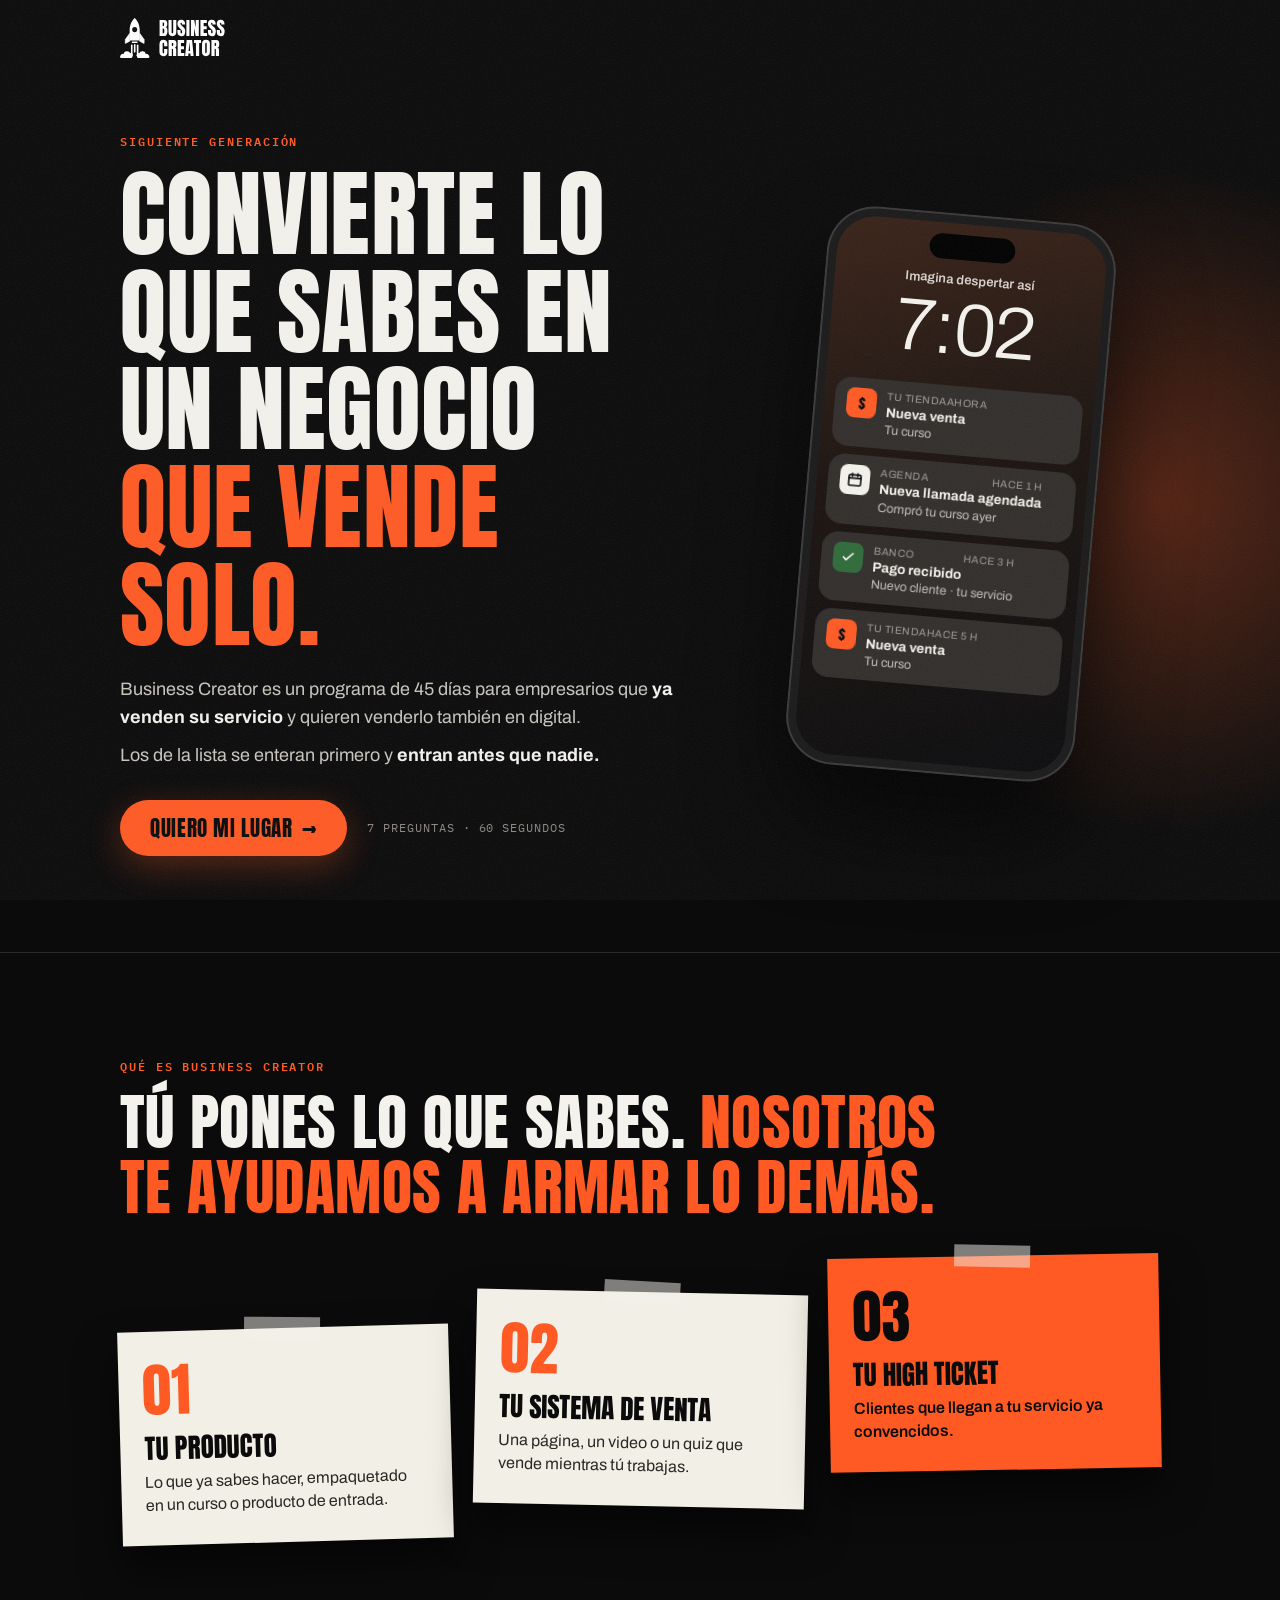
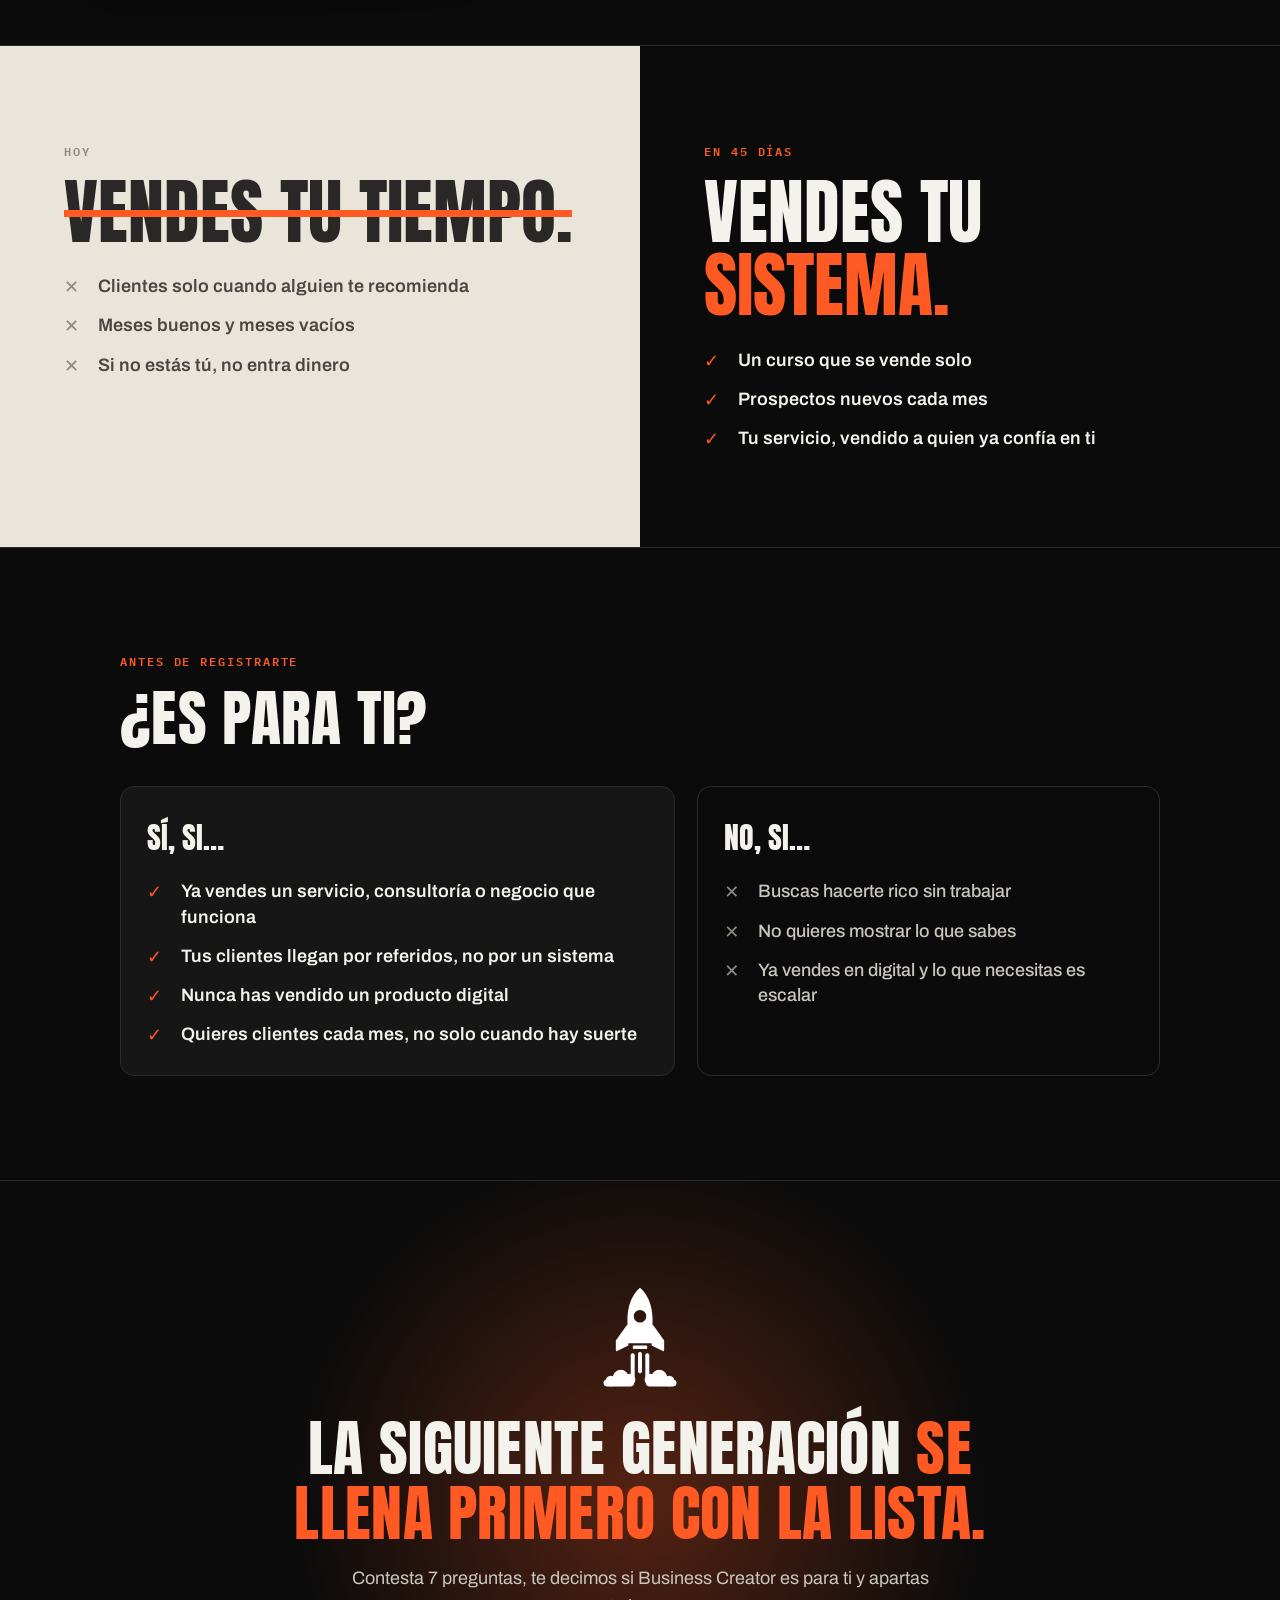
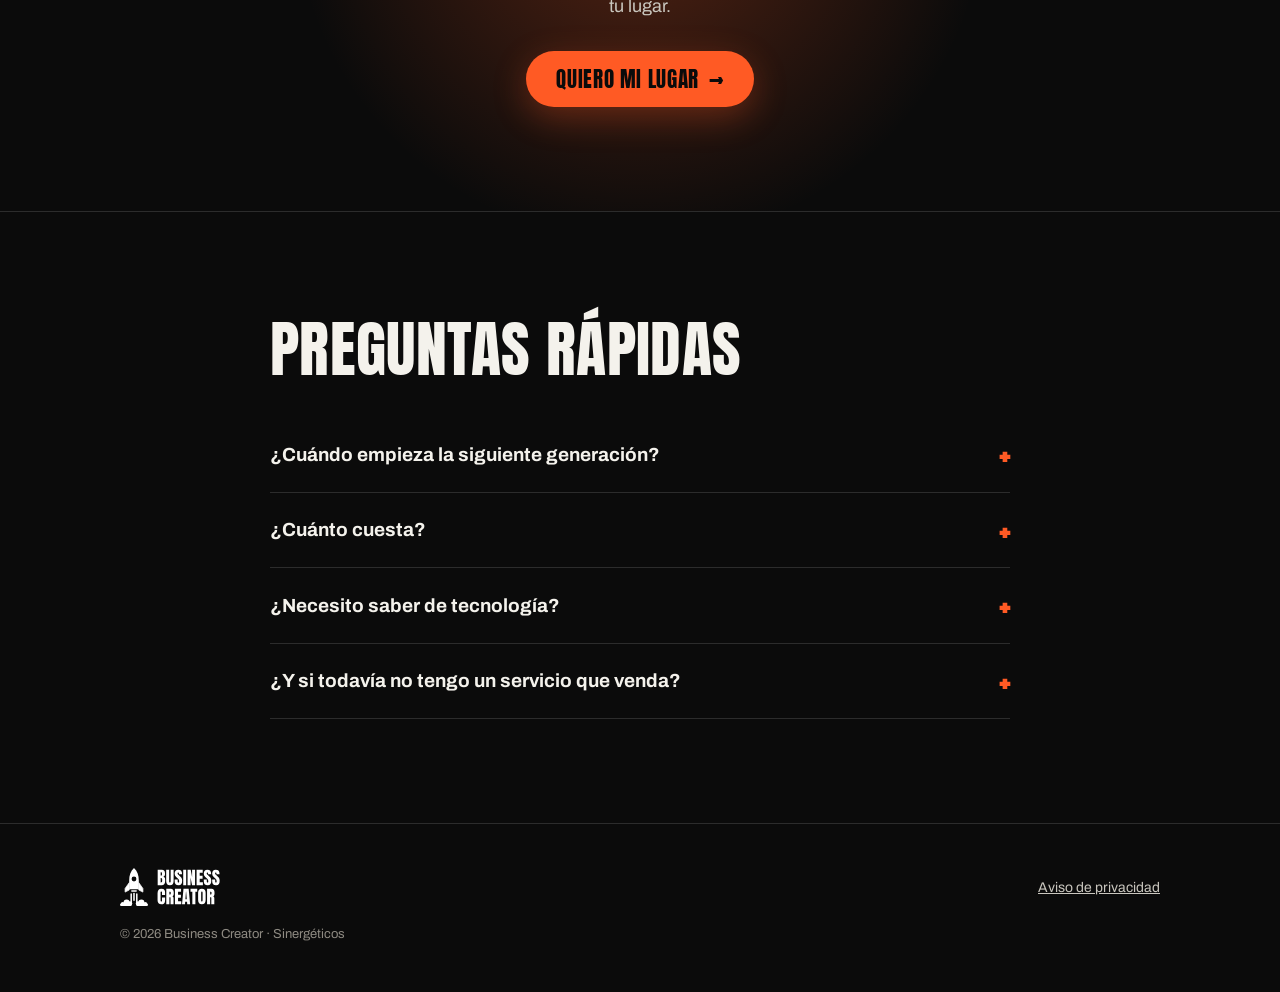
<file: index.html>
<!doctype html>
<html lang="es">
<head>
  <meta charset="utf-8">
  <meta name="viewport" content="width=device-width, initial-scale=1, viewport-fit=cover">
  <title>Business Creator · Siguiente generación</title>
  <meta name="description" content="Programa de 45 días para empresarios que ya venden su servicio y quieren vender también en digital. Entra a la lista de la siguiente generación.">
  <meta name="theme-color" content="#0B0B0B">

  <meta property="og:type" content="website">
  <meta property="og:url" content="https://businesscreator.net/">
  <meta property="og:title" content="Business Creator · Convierte lo que sabes en un negocio que vende solo">
  <meta property="og:description" content="Siguiente generación. Los de la lista se enteran primero y entran antes que nadie.">
  <meta property="og:image" content="https://businesscreator.net/assets/img/og.png">
  <meta name="twitter:card" content="summary_large_image">

  <link rel="icon" type="image/png" href="assets/img/favicon-64.png">
  <link rel="apple-touch-icon" href="assets/img/apple-touch-icon.png">

  <link rel="preconnect" href="https://fonts.googleapis.com">
  <link rel="preconnect" href="https://fonts.gstatic.com" crossorigin>
  <link rel="stylesheet" href="https://fonts.googleapis.com/css2?family=Anton&family=Archivo:wght@400;500;600;700;800&family=IBM+Plex+Mono:wght@500;600&display=swap">
  <link rel="stylesheet" href="assets/css/styles.css">
</head>
<body>

<a class="skip" href="#contenido">Saltar al contenido</a>

<header class="top">
  <div class="wrap top-in">
    <a href="#" class="top-logo" aria-label="Business Creator, inicio"><img src="assets/img/logo-principal-blanco.svg" alt="Business Creator"></a>
  </div>
</header>

<main id="contenido">

  <!-- ============ HERO ============ -->
  <section class="hero">
    <div class="glow glow-hero" aria-hidden="true"></div>
    <div class="wrap hero-in">
      <div class="hero-copy">
        <p class="eyebrow">Siguiente generación</p>
        <h1 class="h-hero">Convierte lo que sabes en un negocio <span class="acc">que vende solo.</span></h1>
        <p class="lead">Business Creator es un programa de 45 días para empresarios que <b>ya venden su servicio</b> y quieren venderlo también en digital.</p>
        <p class="lead lead-2">Los de la lista se enteran primero y <b>entran antes que nadie.</b></p>
        <div class="cta-row">
          <button type="button" class="btn btn-acc" data-abrir-quiz>Quiero mi lugar <span aria-hidden="true">→</span></button>
          <span class="cta-note">7 preguntas · 60 segundos</span>
        </div>
      </div>

      <div class="hero-visual" aria-hidden="true">
        <div class="phone">
          <div class="phone-screen">
            <div class="phone-notch"></div>
            <div class="phone-date">Imagina despertar así</div>
            <div class="phone-time">7:02</div>
            <ul class="notifs">
              <li class="notif"><span class="ico ico-acc">$</span><span class="n-body"><span class="n-head"><span>Tu tienda</span><span>ahora</span></span><b>Nueva venta</b><span>Tu curso</span></span></li>
              <li class="notif"><span class="ico ico-light"><svg width="16" height="16" viewBox="0 0 24 24" fill="none" stroke="#0B0B0B" stroke-width="2.4" stroke-linecap="round"><rect x="3" y="5" width="18" height="16" rx="2"/><path d="M3 10h18M8 3v4M16 3v4"/></svg></span><span class="n-body"><span class="n-head"><span>Agenda</span><span>hace 1 h</span></span><b>Nueva llamada agendada</b><span>Compró tu curso ayer</span></span></li>
              <li class="notif"><span class="ico ico-ok"><svg width="16" height="16" viewBox="0 0 24 24" fill="none" stroke="#F4F2EC" stroke-width="2.6" stroke-linecap="round" stroke-linejoin="round"><path d="M5 12l4 4 10-10"/></svg></span><span class="n-body"><span class="n-head"><span>Banco</span><span>hace 3 h</span></span><b>Pago recibido</b><span>Nuevo cliente · tu servicio</span></span></li>
              <li class="notif"><span class="ico ico-acc">$</span><span class="n-body"><span class="n-head"><span>Tu tienda</span><span>hace 5 h</span></span><b>Nueva venta</b><span>Tu curso</span></span></li>
            </ul>
          </div>
        </div>
      </div>
    </div>
  </section>

  <!-- ============ CÓMO FUNCIONA ============ -->
  <section class="sec" id="como">
    <div class="wrap">
      <p class="eyebrow">Qué es Business Creator</p>
      <h2 class="h-sec">Tú pones lo que sabes. <span class="acc">Nosotros te ayudamos a armar lo demás.</span></h2>
      <ol class="tarjetas">
        <li class="tarjeta">
          <span class="t-num">01</span>
          <h3>Tu producto</h3>
          <p>Lo que ya sabes hacer, empaquetado en un curso o producto de entrada.</p>
        </li>
        <li class="tarjeta">
          <span class="t-num">02</span>
          <h3>Tu sistema de venta</h3>
          <p>Una página, un video o un quiz que vende mientras tú trabajas.</p>
        </li>
        <li class="tarjeta tarjeta-acc">
          <span class="t-num">03</span>
          <h3>Tu high ticket</h3>
          <p>Clientes que llegan a tu servicio ya convencidos.</p>
        </li>
      </ol>
    </div>
  </section>

  <!-- ============ ANTES / DESPUÉS ============ -->
  <section class="sec sec-split">
    <div class="wrap split">
      <div class="lado lado-antes">
        <p class="eyebrow eyebrow-dim">Hoy</p>
        <h2 class="h-split"><span class="tachado">Vendes tu tiempo.</span></h2>
        <ul class="lista lista-x">
          <li>Clientes solo cuando alguien te recomienda</li>
          <li>Meses buenos y meses vacíos</li>
          <li>Si no estás tú, no entra dinero</li>
        </ul>
      </div>
      <div class="lado lado-despues">
        <p class="eyebrow">En 45 días</p>
        <h2 class="h-split">Vendes tu <span class="acc">sistema.</span></h2>
        <ul class="lista lista-ok">
          <li>Un curso que se vende solo</li>
          <li>Prospectos nuevos cada mes</li>
          <li>Tu servicio, vendido a quien ya confía en ti</li>
        </ul>
      </div>
    </div>
  </section>

  <!-- ============ ES PARA TI ============ -->
  <section class="sec">
    <div class="wrap">
      <p class="eyebrow">Antes de registrarte</p>
      <h2 class="h-sec">¿Es para ti?</h2>
      <div class="filtro">
        <div class="filtro-col">
          <h3 class="filtro-t">Sí, si…</h3>
          <ul class="lista lista-ok">
            <li>Ya vendes un servicio, consultoría o negocio que funciona</li>
            <li>Tus clientes llegan por referidos, no por un sistema</li>
            <li>Nunca has vendido un producto digital</li>
            <li>Quieres clientes cada mes, no solo cuando hay suerte</li>
          </ul>
        </div>
        <div class="filtro-col filtro-no">
          <h3 class="filtro-t">No, si…</h3>
          <ul class="lista lista-x">
            <li>Buscas hacerte rico sin trabajar</li>
            <li>No quieres mostrar lo que sabes</li>
            <li>Ya vendes en digital y lo que necesitas es escalar</li>
          </ul>
        </div>
      </div>
    </div>
  </section>

  <!-- ============ CTA FINAL ============ -->
  <section class="sec cta-final">
    <div class="glow glow-final" aria-hidden="true"></div>
    <div class="wrap cta-final-in">
      <img src="assets/img/simbolo-blanco.svg" alt="" class="cohete" width="120" height="120">
      <h2 class="h-sec">La siguiente generación <span class="acc">se llena primero con la lista.</span></h2>
      <p class="lead">Contesta 7 preguntas, te decimos si Business Creator es para ti y apartas tu lugar.</p>
      <button type="button" class="btn btn-acc" data-abrir-quiz>Quiero mi lugar <span aria-hidden="true">→</span></button>
    </div>
  </section>

  <!-- ============ FAQ ============ -->
  <section class="sec">
    <div class="wrap faq-wrap">
      <h2 class="h-sec">Preguntas rápidas</h2>
      <details class="faq">
        <summary>¿Cuándo empieza la siguiente generación?</summary>
        <p>La fecha se anuncia primero a la lista. Si estás registrado, te enteras antes que nadie.</p>
      </details>
      <details class="faq">
        <summary>¿Cuánto cuesta?</summary>
        <p>Los de la lista conocen el precio antes de que se abra al público. Registrarte no te compromete a nada.</p>
      </details>
      <details class="faq">
        <summary>¿Necesito saber de tecnología?</summary>
        <p>No. Te llevamos paso a paso, y lo armamos contigo.</p>
      </details>
      <details class="faq">
        <summary>¿Y si todavía no tengo un servicio que venda?</summary>
        <p>Regístrate igual. Con tus respuestas te decimos por dónde empezar.</p>
      </details>
    </div>
  </section>
</main>

<footer class="pie">
  <div class="wrap pie-in">
    <img src="assets/img/logo-principal-blanco.svg" alt="Business Creator" class="pie-logo">
    <nav class="pie-links" aria-label="Legal">
      <a href="aviso-privacidad.html" data-aviso>Aviso de privacidad</a>
    </nav>
    <p class="pie-copy">© <span id="anio">2026</span> Business Creator · Sinergéticos</p>
  </div>
</footer>

<div class="sticky-cta" id="stickyCta">
  <button type="button" class="btn btn-acc btn-block" data-abrir-quiz>Quiero mi lugar <span aria-hidden="true">→</span></button>
</div>

<!-- ============ QUIZ ============ -->
<dialog class="quiz" id="quiz" aria-labelledby="quizTitulo">
  <div class="quiz-in">
    <div class="quiz-top">
      <img src="assets/img/simbolo-blanco.svg" alt="" class="quiz-ico" width="32" height="32">
      <div class="progreso" role="progressbar" aria-label="Avance" aria-valuemin="0" aria-valuemax="100" aria-valuenow="0"><div class="progreso-barra" id="barra"></div></div>
      <button type="button" class="cerrar" id="cerrarQuiz" aria-label="Cerrar">
        <svg width="22" height="22" viewBox="0 0 24 24" fill="none" stroke="currentColor" stroke-width="2.4" stroke-linecap="round"><path d="M6 6l12 12M18 6L6 18"/></svg>
      </button>
    </div>

    <div class="quiz-body" id="quizBody" aria-live="polite"></div>

    <div class="quiz-nav">
      <button type="button" class="atras" id="atras">← Atrás</button>
      <span class="paso" id="pasoTxt"></span>
    </div>
  </div>
</dialog>

<script src="assets/js/config.js"></script>
<script src="assets/js/app.js"></script>
</body>
</html>
</file>
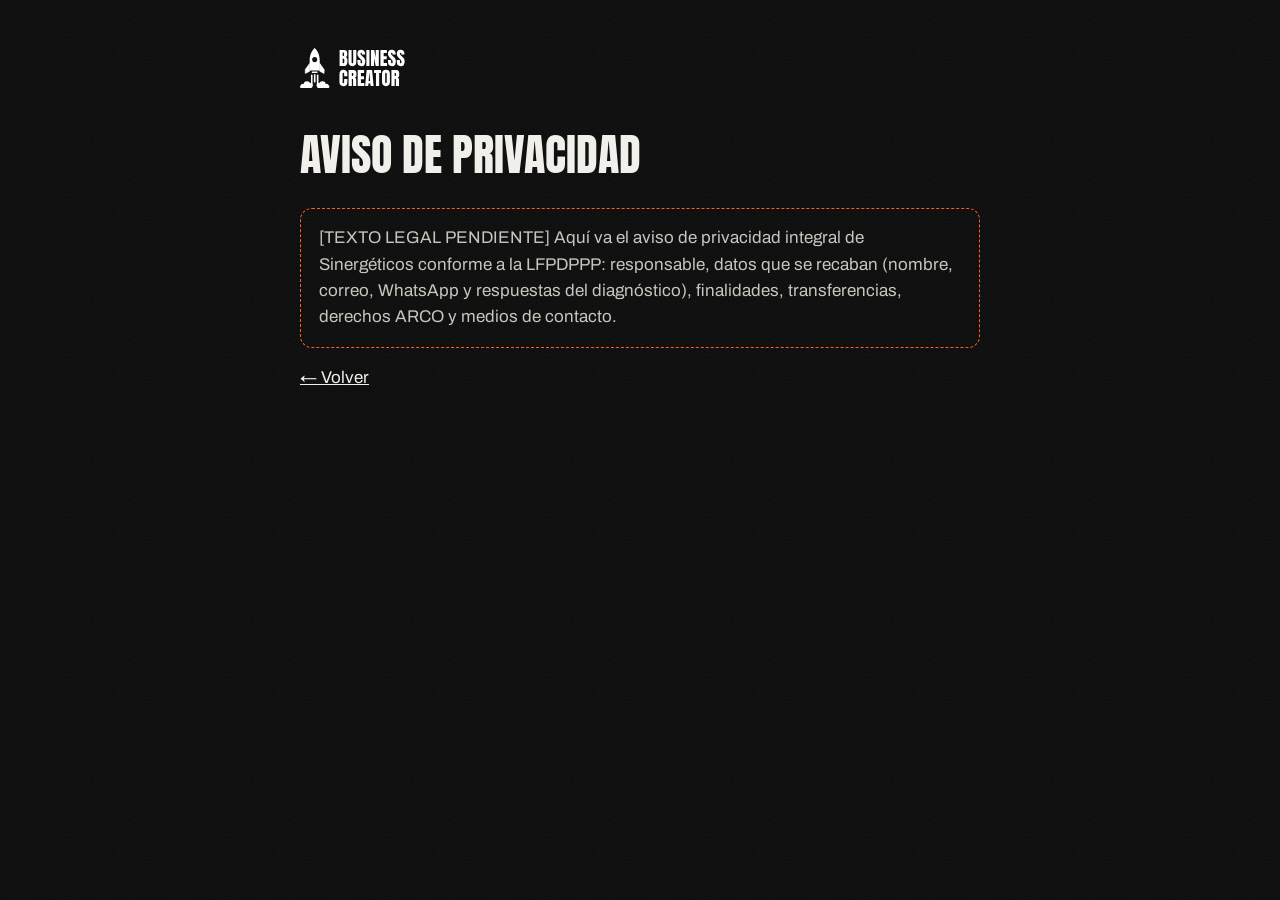
<file: aviso-privacidad.html>
<!doctype html>
<html lang="es">
<head>
  <meta charset="utf-8">
  <meta name="viewport" content="width=device-width, initial-scale=1">
  <title>Aviso de privacidad · Business Creator</title>
  <meta name="robots" content="noindex">
  <link rel="icon" type="image/png" href="assets/img/favicon-64.png">
  <link rel="stylesheet" href="https://fonts.googleapis.com/css2?family=Anton&family=Archivo:wght@400;600;700&display=swap">
  <link rel="stylesheet" href="assets/css/styles.css">
  <style>
    .legal { max-width: 760px; padding-top: 48px; padding-bottom: 80px; }
    .legal h1 { font-family: var(--f-display); font-weight: 400; font-size: 44px; text-transform: uppercase; margin: 32px 0 20px; }
    .legal p { color: var(--texto); }
    .pendiente { padding: 16px 18px; border: 1px dashed var(--acc); border-radius: 12px; color: var(--hueso); }
  </style>
</head>
<body>
  <main class="wrap legal">
    <a href="./"><img src="assets/img/logo-principal-blanco.svg" alt="Business Creator" style="height:40px;width:auto"></a>
    <h1>Aviso de privacidad</h1>
    <p class="pendiente">[TEXTO LEGAL PENDIENTE] Aquí va el aviso de privacidad integral de Sinergéticos conforme a la LFPDPPP: responsable, datos que se recaban (nombre, correo, WhatsApp y respuestas del diagnóstico), finalidades, transferencias, derechos ARCO y medios de contacto.</p>
    <p><a href="./" style="color:var(--hueso)">← Volver</a></p>
  </main>
</body>
</html>
</file>
<file: assets/css/styles.css>
/* Business Creator · landing de preregistro
   Misma línea visual que los flyers de Synergy Unlimited: negro, hueso, naranja flama, Anton. */

:root {
  --negro: #0B0B0B;
  --carbon: #161616;
  --carbon-2: #1F1F1F;
  --linea: #2C2C2C;
  --hueso: #F4F2EC;
  --papel: #F2EFE6;
  --texto: #C9C6BE;
  --tenue: #8E8A82;
  --acc: #FF5A24;
  --acc-hover: #FF7445;
  --acc-glow: rgba(255, 90, 36, 0.30);
  --ok: #3FA35B;

  --f-display: 'Anton', 'Impact', sans-serif;
  --f-body: 'Archivo', system-ui, sans-serif;
  --f-mono: 'IBM Plex Mono', ui-monospace, monospace;

  --gutter: 20px;
  --radio: 14px;
}

*, *::before, *::after { box-sizing: border-box; }
html { -webkit-text-size-adjust: 100%; scroll-behavior: smooth; }
body {
  margin: 0;
  background: var(--negro);
  color: var(--hueso);
  font-family: var(--f-body);
  font-size: 17px;
  line-height: 1.55;
  overflow-x: hidden;
  -webkit-font-smoothing: antialiased;
}
/* Grano sutil, como en los flyers */
body::after {
  content: "";
  position: fixed; inset: 0;
  pointer-events: none;
  z-index: 100;
  opacity: 0.07;
  background-image: url("data:image/svg+xml,%3Csvg xmlns='http://www.w3.org/2000/svg' width='160' height='160'%3E%3Cfilter id='n'%3E%3CfeTurbulence type='fractalNoise' baseFrequency='0.85' numOctaves='2' stitchTiles='stitch'/%3E%3CfeColorMatrix type='saturate' values='0'/%3E%3C/filter%3E%3Crect width='160' height='160' filter='url(%23n)'/%3E%3C/svg%3E");
}
img { max-width: 100%; display: block; }
b, strong { color: var(--hueso); font-weight: 700; }
button { font: inherit; color: inherit; }

.wrap { width: 100%; max-width: 1120px; margin: 0 auto; padding: 0 var(--gutter); }
@media (min-width: 720px) { :root { --gutter: 40px; } }

.skip { position: absolute; left: -999px; top: 8px; background: var(--hueso); color: var(--negro); padding: 10px 14px; z-index: 200; }
.skip:focus { left: 8px; }
:focus-visible { outline: 3px solid var(--acc); outline-offset: 3px; }

.acc { color: var(--acc); }
.eyebrow {
  margin: 0 0 14px;
  font-family: var(--f-mono);
  font-size: 12px;
  font-weight: 600;
  letter-spacing: 0.16em;
  text-transform: uppercase;
  color: var(--acc);
}
.eyebrow-dim { color: var(--tenue); }

/* ---------- Botones ---------- */
.btn {
  text-decoration: none;
  display: inline-flex; align-items: center; justify-content: center; gap: 10px;
  min-height: 56px;
  padding: 0 30px;
  border: 0; border-radius: 999px;
  font-family: var(--f-display);
  font-size: 21px;
  letter-spacing: 0.03em;
  text-transform: uppercase;
  cursor: pointer;
  transition: transform .15s ease, background .15s ease, box-shadow .15s ease;
}
.btn-acc { background: var(--acc); color: var(--negro); box-shadow: 0 10px 34px var(--acc-glow); }
.btn-acc:hover { background: var(--acc-hover); transform: translateY(-1px); }
.btn-acc:active { transform: translateY(1px); }
.btn-block { width: 100%; }
.btn[disabled] { opacity: 0.55; cursor: progress; transform: none; }

/* ---------- Header ---------- */
.top { position: absolute; top: 0; left: 0; right: 0; z-index: 10; }
.top-in { display: flex; align-items: center; justify-content: space-between; height: 76px; }
.top-logo img { height: 40px; width: auto; }
.pill {
  display: inline-flex; align-items: center; gap: 8px;
  padding: 7px 13px;
  border: 1px solid var(--linea); border-radius: 999px;
  font-family: var(--f-mono); font-size: 11px; font-weight: 600; letter-spacing: 0.1em; text-transform: uppercase;
  color: var(--texto);
  background: rgba(11, 11, 11, 0.6);
}
.dot { width: 8px; height: 8px; border-radius: 50%; background: var(--acc); box-shadow: 0 0 0 0 var(--acc-glow); animation: latido 2s infinite; }
@keyframes latido { 0% { box-shadow: 0 0 0 0 rgba(255,90,36,.55); } 70% { box-shadow: 0 0 0 9px rgba(255,90,36,0); } 100% { box-shadow: 0 0 0 0 rgba(255,90,36,0); } }

/* ---------- Hero ---------- */
.hero { position: relative; overflow: hidden; padding: 108px 0 64px; }
.glow { position: absolute; border-radius: 50%; pointer-events: none; }
.glow-hero { width: 760px; height: 760px; right: -260px; top: 120px; background: radial-gradient(circle, var(--acc-glow) 0%, rgba(11,11,11,0) 62%); }
.hero-in { position: relative; display: grid; gap: 44px; align-items: center; }
@media (min-width: 900px) { .hero { padding: 132px 0 96px; } .hero-in { grid-template-columns: 1.15fr 0.85fr; gap: 56px; } }

.bienvenida {
  display: inline-block;
  margin: 0 0 18px;
  padding: 8px 12px;
  border-radius: 8px;
  background: var(--carbon-2);
  border: 1px solid var(--linea);
  font-size: 14px; font-weight: 600; color: var(--hueso);
}
.h-hero {
  margin: 0;
  font-family: var(--f-display);
  font-weight: 400;
  font-size: clamp(48px, 12.5vw, 96px);
  line-height: 1.02;
  letter-spacing: 0.005em;
  text-transform: uppercase;
  text-wrap: balance;
}
.h-hero .acc { display: block; }
.lead { margin: 22px 0 0; max-width: 34em; font-size: 18px; color: var(--texto); text-wrap: pretty; }
.lead-2 { margin-top: 10px; }
.cta-row { display: flex; flex-wrap: wrap; align-items: center; gap: 14px 20px; margin-top: 30px; }
.cta-note { font-family: var(--f-mono); font-size: 12px; letter-spacing: 0.08em; text-transform: uppercase; color: var(--tenue); }
@media (max-width: 519px) { .cta-row .btn { width: 100%; } .cta-note { width: 100%; text-align: center; } }

/* Teléfono (continuidad con el flyer "Imagina despertar así") */
.hero-visual { display: flex; justify-content: center; }
.phone {
  width: 290px; height: 560px;
  border-radius: 48px;
  background: #1A1A1A;
  box-shadow: 0 50px 90px rgba(0,0,0,.75), inset 0 0 0 2px #3A3A3A;
  padding: 10px;
  transform: rotate(5deg);
}
.phone-screen {
  position: relative; height: 100%;
  border-radius: 38px; overflow: hidden;
  background: linear-gradient(165deg, #3A2318 0%, #1B1310 45%, #0C0C0E 100%);
  padding: 46px 11px 0;
}
.phone-notch { position: absolute; top: 11px; left: 50%; transform: translateX(-50%); width: 86px; height: 25px; border-radius: 13px; background: #000; }
.phone-date { text-align: center; font-size: 13px; font-weight: 600; color: rgba(244,242,236,.85); }
.phone-time { text-align: center; font-size: 74px; font-weight: 300; line-height: 1.08; letter-spacing: -0.02em; margin-bottom: 16px; }
.notifs { list-style: none; margin: 0; padding: 0; display: flex; flex-direction: column; gap: 8px; }
.notif {
  display: flex; gap: 10px;
  padding: 10px 12px;
  border-radius: 16px;
  background: rgba(52, 48, 46, 0.92);
  opacity: 0; transform: translateY(14px);
  animation: entra .55s cubic-bezier(.2,.8,.2,1) forwards;
}
.notif:nth-child(1) { animation-delay: .5s; }
.notif:nth-child(2) { animation-delay: 1.1s; }
.notif:nth-child(3) { animation-delay: 1.7s; }
.notif:nth-child(4) { animation-delay: 2.3s; }
@keyframes entra { to { opacity: 1; transform: none; } }
.ico { flex: none; width: 30px; height: 30px; border-radius: 8px; display: flex; align-items: center; justify-content: center; font-family: var(--f-display); font-size: 15px; color: var(--negro); }
.ico-acc { background: var(--acc); }
.ico-light { background: var(--hueso); }
.ico-ok { background: #2F6B3A; }
.n-body { display: flex; flex-direction: column; min-width: 0; font-size: 12.5px; line-height: 1.35; color: rgba(244,242,236,.75); }
.n-body b { font-size: 13.5px; color: var(--hueso); }
.n-head { display: flex; justify-content: space-between; font-size: 10.5px; letter-spacing: .05em; text-transform: uppercase; color: rgba(244,242,236,.55); }
@media (max-width: 899px) { .phone { width: 260px; height: 470px; } .phone-time { font-size: 62px; } .notif:nth-child(4) { display: none; } }

/* ---------- Secciones ---------- */
.sec { position: relative; padding: 72px 0; border-top: 1px solid var(--linea); }
@media (min-width: 900px) { .sec { padding: 104px 0; } }
.h-sec {
  margin: 0 0 36px;
  max-width: 17em;
  font-family: var(--f-display);
  font-weight: 400;
  font-size: clamp(36px, 7.6vw, 62px);
  line-height: 1.05;
  letter-spacing: 0.005em;
  text-transform: uppercase;
  text-wrap: balance;
}

/* Tarjetas tipo papel pegado (como el reverso del flyer) */
.tarjetas { list-style: none; margin: 0; padding: 0; display: grid; gap: 26px; }
@media (min-width: 760px) { .tarjetas { grid-template-columns: repeat(3, minmax(0, 1fr)); gap: 24px; align-items: end; } }
.tarjeta {
  position: relative;
  padding: 30px 24px 28px;
  background: var(--papel);
  color: var(--negro);
  box-shadow: 0 24px 40px rgba(0,0,0,.55);
  transform: rotate(-1.6deg);
}
.tarjeta:nth-child(2) { transform: rotate(1.2deg); }
.tarjeta-acc { background: var(--acc); transform: rotate(-1deg); }
.tarjeta::before { content: ""; position: absolute; top: -11px; left: 50%; width: 76px; height: 22px; margin-left: -38px; background: rgba(244,242,236,.5); transform: rotate(2deg); }
@media (min-width: 760px) { .tarjeta:nth-child(2) { margin-bottom: 36px; } .tarjeta-acc { margin-bottom: 72px; } }
.t-num { display: block; font-family: var(--f-display); font-size: 58px; line-height: 1; color: var(--acc); }
.tarjeta-acc .t-num { color: var(--negro); }
.tarjeta h3 { margin: 14px 0 8px; font-family: var(--f-display); font-weight: 400; font-size: 27px; line-height: 1.08; text-transform: uppercase; }
.tarjeta p { margin: 0; font-size: 16px; line-height: 1.45; color: #2A2826; }
.tarjeta-acc p { font-weight: 600; color: var(--negro); }

/* Antes / después */
.sec-split { padding: 0; }
.split { display: grid; padding: 0; max-width: none; }
@media (min-width: 900px) { .split { grid-template-columns: 1fr 1fr; } }
.lado { padding: 64px var(--gutter); }
@media (min-width: 900px) { .lado { padding: 96px 64px; } }
.lado-antes { background: #E9E5DB; color: var(--negro); }
.lado-antes .lista { color: #4A4743; }
.lado-despues { background: var(--negro); }
.h-split { margin: 0 0 26px; font-family: var(--f-display); font-weight: 400; font-size: clamp(44px, 10vw, 72px); line-height: 1.02; text-transform: uppercase; }
.tachado { text-decoration: line-through; text-decoration-color: var(--acc); text-decoration-thickness: 7px; color: #2A2826; }

/* Listas con marca */
.lista { list-style: none; margin: 0; padding: 0; display: flex; flex-direction: column; gap: 14px; font-size: 18px; font-weight: 600; }
.lista li { position: relative; padding-left: 34px; line-height: 1.4; }
.lista li::before { position: absolute; left: 0; top: 1px; font-weight: 800; }
.lista-ok li::before { content: "✓"; color: var(--acc); }
.lista-x li::before { content: "✕"; color: var(--tenue); }

/* Es para ti */
.filtro { display: grid; gap: 22px; }
@media (min-width: 820px) { .filtro { grid-template-columns: 1.2fr 1fr; } }
.filtro-col { padding: 28px 26px; border-radius: var(--radio); background: var(--carbon); border: 1px solid var(--linea); }
.filtro-no { background: transparent; }
.filtro-no .lista { color: var(--texto); font-weight: 500; }
.filtro-t { margin: 0 0 18px; font-family: var(--f-display); font-weight: 400; font-size: 30px; text-transform: uppercase; }

/* CTA final */
.cta-final { overflow: hidden; text-align: center; }
.glow-final { width: 820px; height: 820px; left: 50%; top: 50%; margin: -410px 0 0 -410px; background: radial-gradient(circle, var(--acc-glow) 0%, rgba(11,11,11,0) 60%); }
.cta-final-in { position: relative; display: flex; flex-direction: column; align-items: center; }
.cta-final .h-sec { margin-left: auto; margin-right: auto; margin-bottom: 0; }
.cta-final .lead { margin: 20px auto 30px; }
.cohete { width: 104px; height: auto; margin-bottom: 26px; }
@media (prefers-reduced-motion: no-preference) { .cohete { animation: flota 3.2s ease-in-out infinite; } }
@keyframes flota { 50% { transform: translateY(-10px); } }

/* FAQ */
.faq-wrap { max-width: 820px; }
.faq { border-bottom: 1px solid var(--linea); }
.faq summary {
  list-style: none; cursor: pointer;
  display: flex; justify-content: space-between; align-items: center; gap: 18px;
  min-height: 64px; padding: 14px 0;
  font-size: 19px; font-weight: 700;
}
.faq summary::-webkit-details-marker { display: none; }
.faq summary::after { content: "+"; flex: none; font-family: var(--f-display); font-size: 30px; color: var(--acc); transition: transform .2s; }
.faq[open] summary::after { transform: rotate(45deg); }
.faq p { margin: 0 0 22px; color: var(--texto); }

/* Footer */
.pie { padding: 44px 0 120px; border-top: 1px solid var(--linea); }
@media (min-width: 900px) { .pie { padding-bottom: 48px; } }
.pie-in { display: flex; flex-wrap: wrap; align-items: center; justify-content: space-between; gap: 18px; }
.pie-logo { height: 38px; width: auto; }
.pie-links a { color: var(--texto); font-size: 14px; }
.pie-links a:hover { color: var(--hueso); }
.pie-copy { margin: 0; width: 100%; font-size: 13px; color: var(--tenue); }

/* CTA fija en móvil */
.sticky-cta {
  position: fixed; left: 0; right: 0; bottom: 0; z-index: 50;
  padding: 12px var(--gutter) calc(12px + env(safe-area-inset-bottom));
  background: linear-gradient(to top, rgba(11,11,11,.96) 60%, rgba(11,11,11,0));
  transform: translateY(110%);
  transition: transform .3s ease;
}
.sticky-cta.visible { transform: none; }
@media (min-width: 900px) { .sticky-cta { display: none; } }

/* ---------- QUIZ ---------- */
.quiz {
  width: 100%; max-width: 640px;
  height: 100%; max-height: none;
  margin: 0 auto; padding: 0;
  border: 0;
  background: var(--negro);
  color: var(--hueso);
}
@media (min-width: 720px) {
  .quiz { height: auto; max-height: calc(100vh - 48px); margin: auto; border: 1px solid var(--linea); border-radius: 22px; }
}
.quiz::backdrop { background: rgba(5,5,5,.82); backdrop-filter: blur(6px); }
.quiz-in { display: flex; flex-direction: column; min-height: 100%; padding: 18px var(--gutter) calc(18px + env(safe-area-inset-bottom)); }
@media (min-width: 720px) { .quiz-in { min-height: 620px; padding: 22px 34px 26px; } }
.quiz-top { display: flex; align-items: center; gap: 14px; }
.quiz-ico { width: 30px; height: 30px; }
.progreso { flex: 1; height: 6px; border-radius: 3px; background: var(--carbon-2); overflow: hidden; }
.progreso-barra { height: 100%; width: 0; background: var(--acc); border-radius: 3px; transition: width .35s ease; }
.cerrar { width: 44px; height: 44px; display: flex; align-items: center; justify-content: center; border: 0; border-radius: 50%; background: transparent; color: var(--texto); cursor: pointer; }
.cerrar:hover { background: var(--carbon-2); color: var(--hueso); }

.quiz-body { flex: 1; padding: 30px 0 18px; }
.paso-anim { animation: pasoEntra .32s ease both; }
@keyframes pasoEntra { from { opacity: 0; transform: translateX(16px); } to { opacity: 1; transform: none; } }

.q-num { margin: 0 0 10px; font-family: var(--f-mono); font-size: 12px; font-weight: 600; letter-spacing: .14em; text-transform: uppercase; color: var(--acc); }
.q-titulo { margin: 0 0 8px; font-family: var(--f-display); font-weight: 400; font-size: clamp(30px, 7.4vw, 40px); line-height: 1.08; text-transform: uppercase; text-wrap: balance; }
.q-ayuda { margin: 0 0 22px; font-size: 15px; color: var(--tenue); }
.opciones { display: flex; flex-direction: column; gap: 10px; margin-top: 22px; }
.opcion {
  display: flex; align-items: center; gap: 14px;
  width: 100%; min-height: 58px;
  padding: 12px 18px;
  border: 1.5px solid var(--linea); border-radius: 14px;
  background: var(--carbon);
  text-align: left; font-size: 17px; font-weight: 600; line-height: 1.3;
  cursor: pointer;
  transition: border-color .15s, background .15s, transform .1s;
}
.opcion:hover { border-color: #4A4A4A; background: var(--carbon-2); }
.opcion:active { transform: scale(.99); }
.opcion[aria-pressed="true"] { border-color: var(--acc); background: rgba(255,90,36,.12); }
.letra { flex: none; width: 30px; height: 30px; border-radius: 8px; display: flex; align-items: center; justify-content: center; border: 1px solid var(--linea); font-family: var(--f-mono); font-size: 13px; color: var(--texto); }
.opcion[aria-pressed="true"] .letra { background: var(--acc); border-color: var(--acc); color: var(--negro); }

/* Campos */
.campos { display: flex; flex-direction: column; gap: 16px; margin-top: 22px; }
.campo label { display: block; margin-bottom: 7px; font-size: 14px; font-weight: 700; color: var(--texto); }
.campo input, .campo select, .campo textarea {
  width: 100%; min-height: 54px;
  padding: 13px 15px;
  border: 1.5px solid var(--linea); border-radius: 12px;
  background: var(--carbon);
  color: var(--hueso);
  font: inherit; font-size: 17px;
}
.campo textarea { min-height: 112px; resize: vertical; line-height: 1.45; }
.campo input:focus, .campo select:focus, .campo textarea:focus { outline: none; border-color: var(--acc); }
.campo input::placeholder, .campo textarea::placeholder { color: #6E6A63; }
.campo-tel { display: grid; grid-template-columns: 118px minmax(0, 1fr); gap: 8px; }
.campo [aria-invalid="true"] { border-color: #E5484D; }
.error { margin: 6px 0 0; font-size: 13px; color: #FF7A7E; }
.check { display: flex; gap: 12px; align-items: flex-start; font-size: 14px; color: var(--texto); cursor: pointer; }
.check input { flex: none; width: 22px; height: 22px; margin: 1px 0 0; accent-color: var(--acc); }
.check a { color: var(--hueso); }
.q-acciones { margin-top: 24px; display: flex; flex-direction: column; gap: 10px; }
.saltar { align-self: center; min-height: 44px; padding: 0 12px; border: 0; background: none; color: var(--tenue); font-size: 15px; text-decoration: underline; cursor: pointer; }

.quiz-nav { display: flex; align-items: center; justify-content: space-between; min-height: 44px; }
.atras { min-height: 44px; padding: 0 6px; border: 0; background: none; color: var(--texto); font-size: 15px; font-weight: 600; cursor: pointer; }
.atras[hidden] { display: block; visibility: hidden; }
.paso { font-family: var(--f-mono); font-size: 12px; letter-spacing: .1em; color: var(--tenue); }

/* Resultado */
.resultado { text-align: center; padding-top: 6px; }
.res-cohete { width: 92px; height: auto; margin: 0 auto 20px; }
@media (prefers-reduced-motion: no-preference) { .res-cohete { animation: despega 1.1s cubic-bezier(.3,.1,.2,1) both; } }
@keyframes despega { from { transform: translateY(40px); opacity: 0; } to { transform: none; opacity: 1; } }
.res-sello { display: inline-block; margin-bottom: 14px; padding: 6px 12px; border-radius: 999px; background: rgba(255,90,36,.14); border: 1px solid var(--acc); font-family: var(--f-mono); font-size: 12px; font-weight: 600; letter-spacing: .12em; text-transform: uppercase; color: var(--acc); }
.res-titulo { margin: 0 0 14px; font-family: var(--f-display); font-weight: 400; font-size: clamp(34px, 8.4vw, 46px); line-height: 1.04; text-transform: uppercase; text-wrap: balance; }
.res-texto { margin: 0 auto 26px; max-width: 30em; color: var(--texto); }
.res-pasos { list-style: none; margin: 0 0 26px; padding: 18px 20px; border-radius: 14px; background: var(--carbon); border: 1px solid var(--linea); text-align: left; display: flex; flex-direction: column; gap: 10px; font-size: 15.5px; }
.res-pasos li { display: flex; gap: 12px; }
.res-pasos span { flex: none; font-family: var(--f-mono); color: var(--acc); font-weight: 600; }
.btn-wa { background: #25D366; color: #06210F; box-shadow: none; }
.btn-wa:hover { background: #3BE07A; }

/* Solo para lectores de pantalla */
.sr { position: absolute; width: 1px; height: 1px; padding: 0; margin: -1px; overflow: hidden; clip: rect(0 0 0 0); white-space: nowrap; border: 0; }

.res-acciones { display: flex; flex-direction: column; gap: 10px; }
.btn-borde { background: transparent; color: var(--hueso); border: 1.5px solid var(--linea); font-size: 18px; }
.btn-borde:hover { border-color: var(--acc); }
</file>
